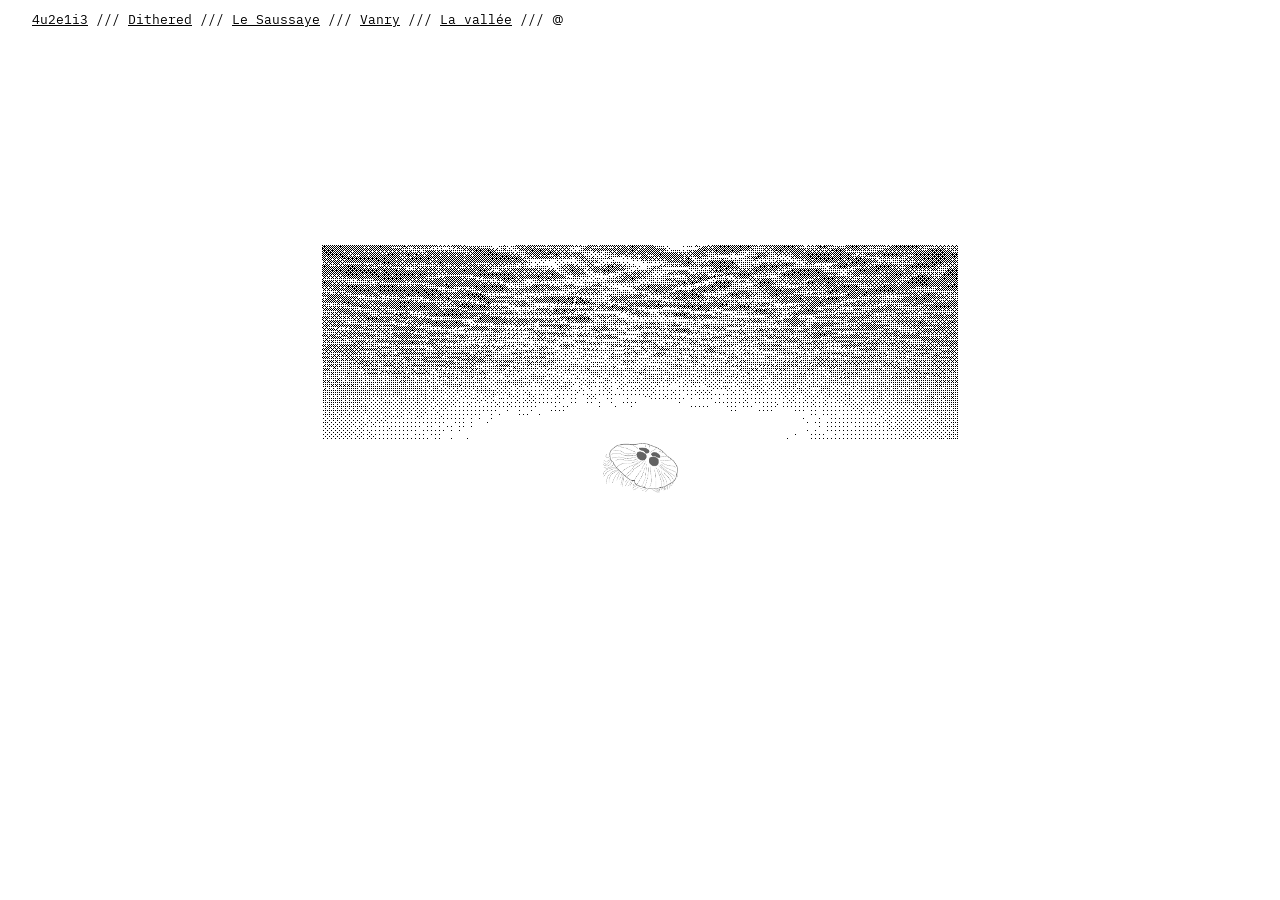
<file: index.html>
<!DOCTYPE html>
<html>
    <head>
        <title>4u2e1i3</title>
	<meta name="description" content=":^)" charset="utf-8" />
        <link rel="stylesheet" href="style.css" />
    </head>

     <body>
        <p>
            <nav id="menu">

	<div class="menu">

	    <a href="index.html">4u2e1i3</a> ///

  			<a href="dithered.html">Dithered</a> ///
  			<a href="saussaye.html">Le Saussaye</a> ///
  			<a href="vanry.html">Vanry</a> ///
  			<a href="vallee.html">La vallée</a> ///

				<a style="text-decoration: none;" href="mailto:aurelie_clnt@proton.me">@</a>

	</div>
</nav>        </p>

<div class="bodymargin">
    <p class="bodymarginTOP"><br><br><br><br><center>
	<img width="" src="imgs/home/surface.png"><br>
	<img width=75" src="imgs/home/aurita.png"><br>
 </center>
    </p>
</div>


    </body>
</html>
</file>
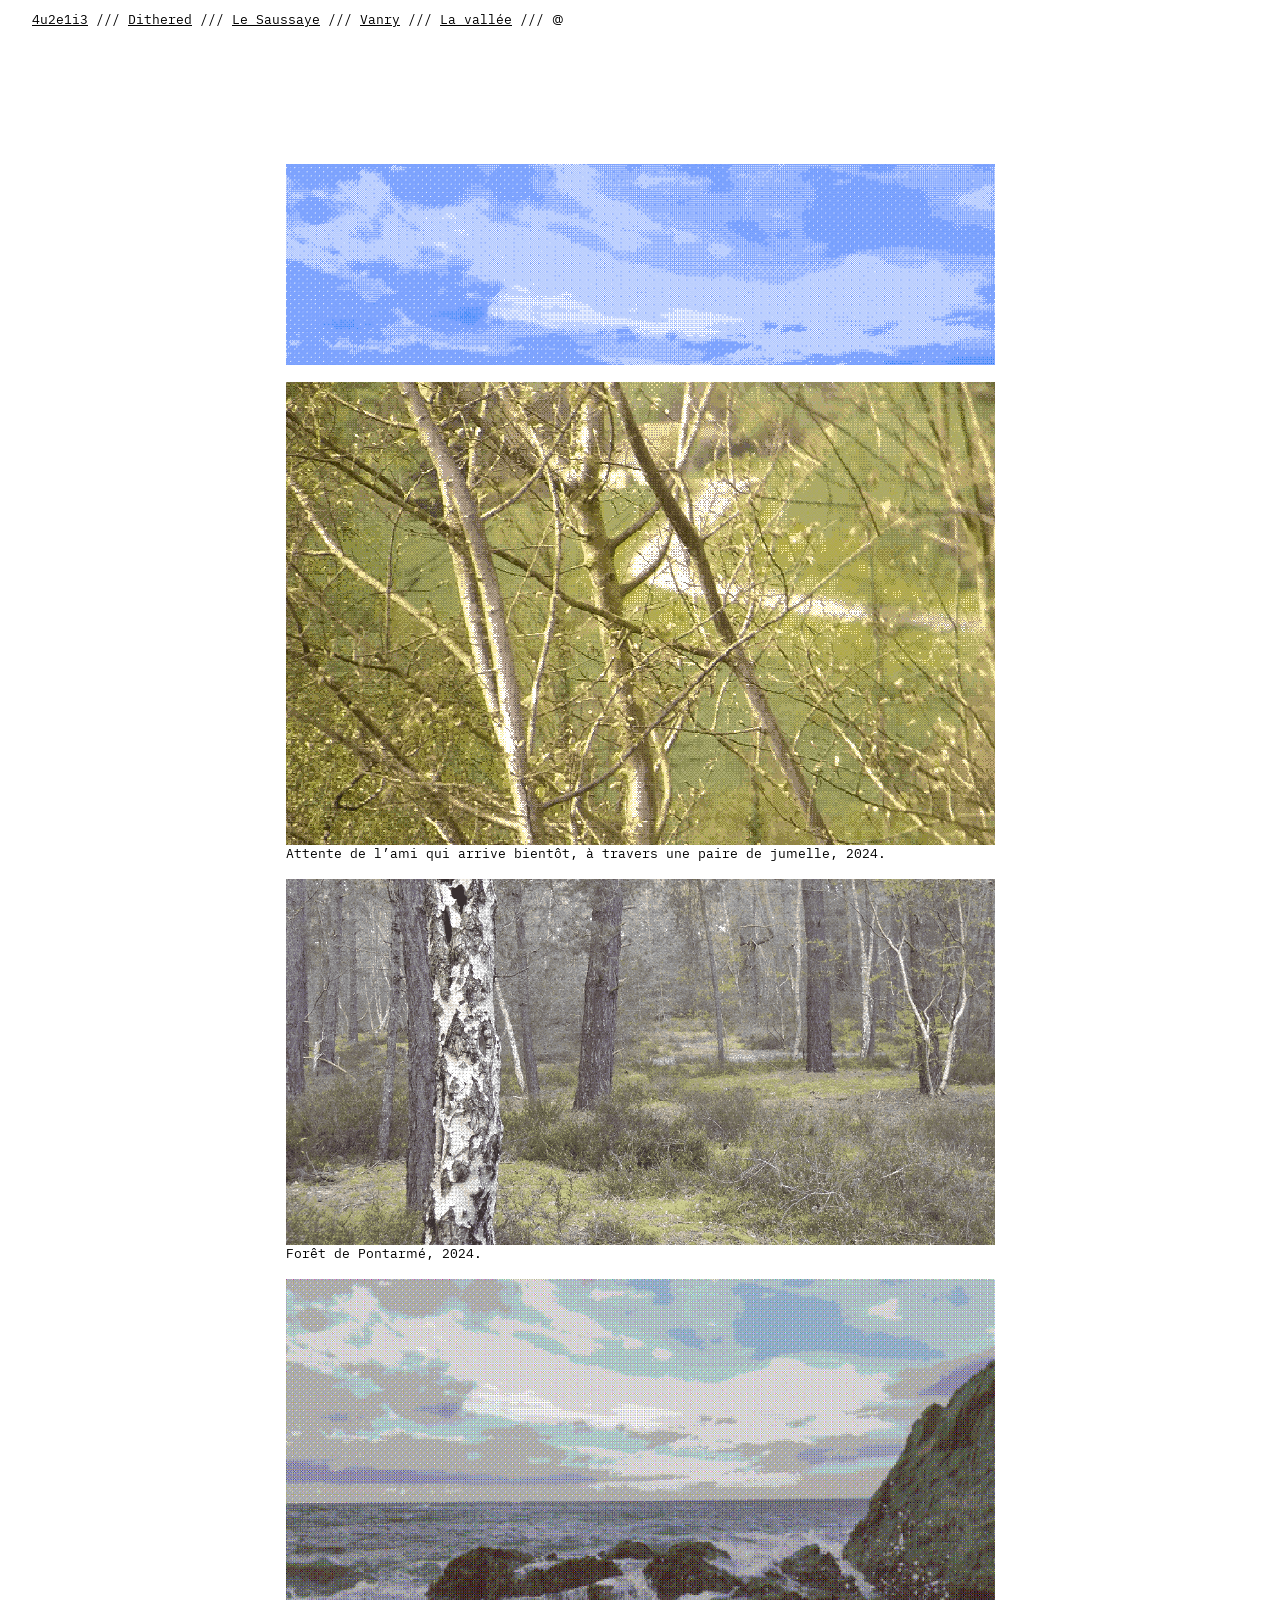
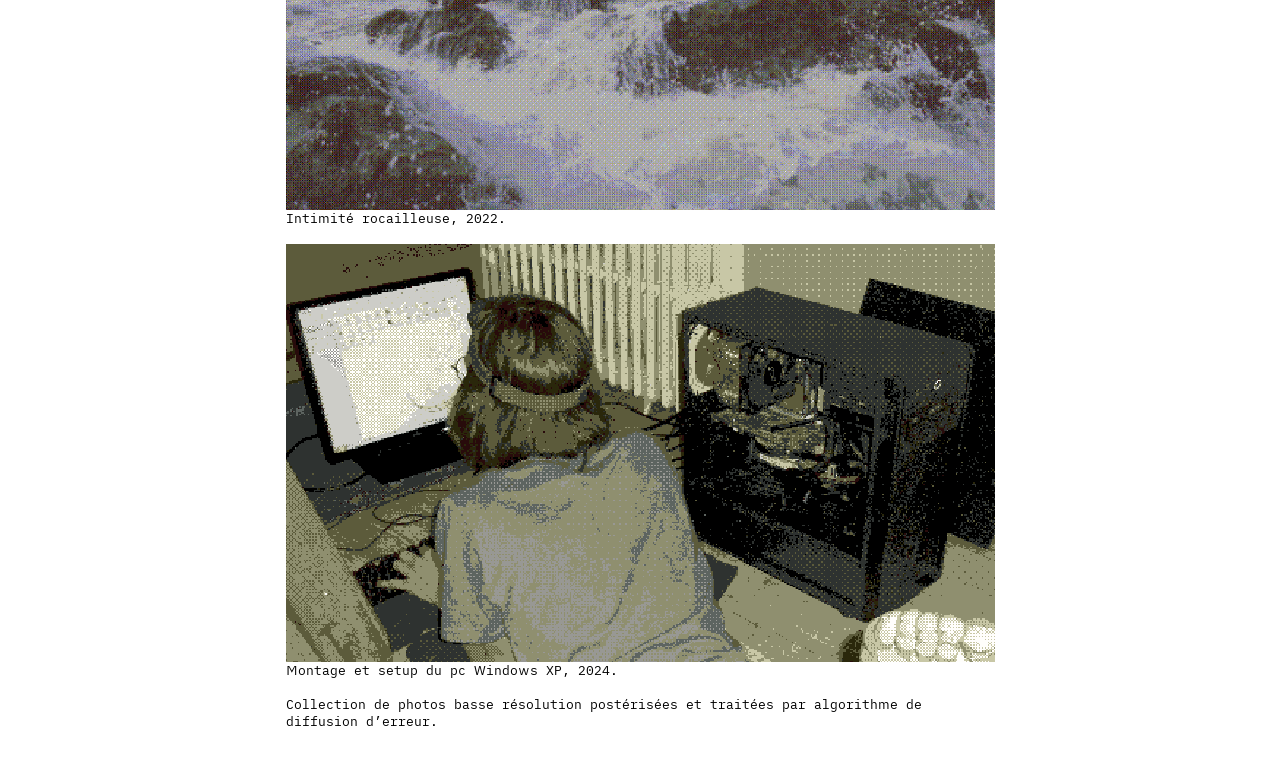
<file: dithered.html>
<!DOCTYPE html>
<html>
    <head>
        <title>Dithered</title>
        <meta name="description" content="Site d’Aurélie C." charset="utf-8" />
        <link rel="stylesheet" href="style.css" />
    </head>

     <body>
        <p>
            <nav id="menu">

	<div class="menu">

	    <a href="index.html">4u2e1i3</a> ///

  			<a href="dithered.html">Dithered</a> ///
  			<a href="saussaye.html">Le Saussaye</a> ///
  			<a href="vanry.html">Vanry</a> ///
  			<a href="vallee.html">La vallée</a> ///

				<a style="text-decoration: none;" href="mailto:aurelie_clnt@proton.me">@</a>

	</div>
</nav>        </p>

      <div class="bodymargin">

	    	<p>
                    <div><img class="bodymarginTOP" width="709" src="imgs/dithered/4.jpg" /></div><br>
		    <div><img class="bodymarginpx" width="709" src="imgs/dithered/5.png" /></div>
		    Attente de l’ami qui arrive bientôt, à travers une paire de jumelle, 2024.<br><br>
		    <div><img class="bodymargin" src="imgs/dithered/1.jpg" /></div>
		    Forêt de Pontarmé, 2024.<br><br>
		    <div><img class="bodymargin" src="imgs/dithered/2.jpg"/ ></div>
		    Intimité rocailleuse, 2022.<br><br>

		    <div><img width="709"class="bodymarginpx" src="imgs/dithered/3.png" /></div>
		    Montage et setup du pc Windows XP, 2024.<br><br>
		    Collection de photos basse résolution postérisées et traitées par algorithme de diffusion d’erreur.<br><br><br>
                </p>
      </div>

</body>
</file>
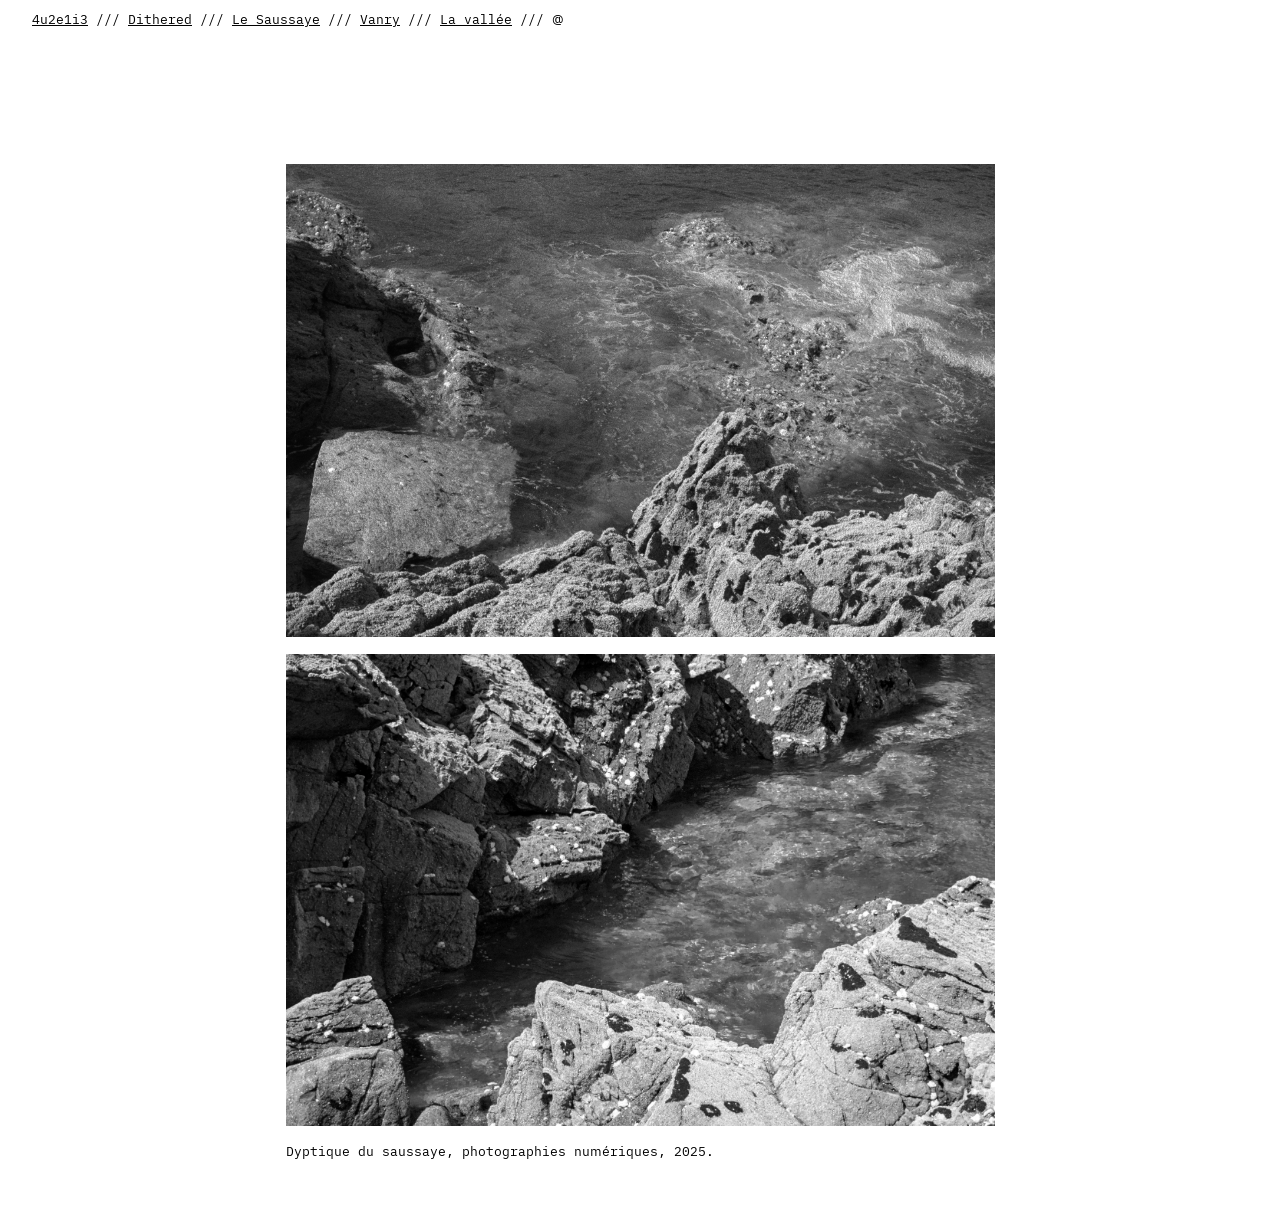
<file: saussaye.html>
<!DOCTYPE html>
<html>
    <head>
        <title>Le Saussaye</title>
        <meta name="description" content="Site d’Aurélie C." charset="utf-8" />
        <link rel="stylesheet" href="style.css" />
    </head>

     <body>
        <p>
            <nav id="menu">

	<div class="menu">

	    <a href="index.html">4u2e1i3</a> ///

  			<a href="dithered.html">Dithered</a> ///
  			<a href="saussaye.html">Le Saussaye</a> ///
  			<a href="vanry.html">Vanry</a> ///
  			<a href="vallee.html">La vallée</a> ///

				<a style="text-decoration: none;" href="mailto:aurelie_clnt@proton.me">@</a>

	</div>
</nav>        </p>

      <div class="bodymargin">

	    	<p>
                    <div><img class="bodymarginTOP" src="imgs/saussaye/1.webp" /></div><br>
                    <div><img class="bodymargin" src="imgs/saussaye/2.webp"/ ></div><br>
		    Dyptique du saussaye, photographies numériques, 2025.<br><br><br>
                </p>

</body>
</file>
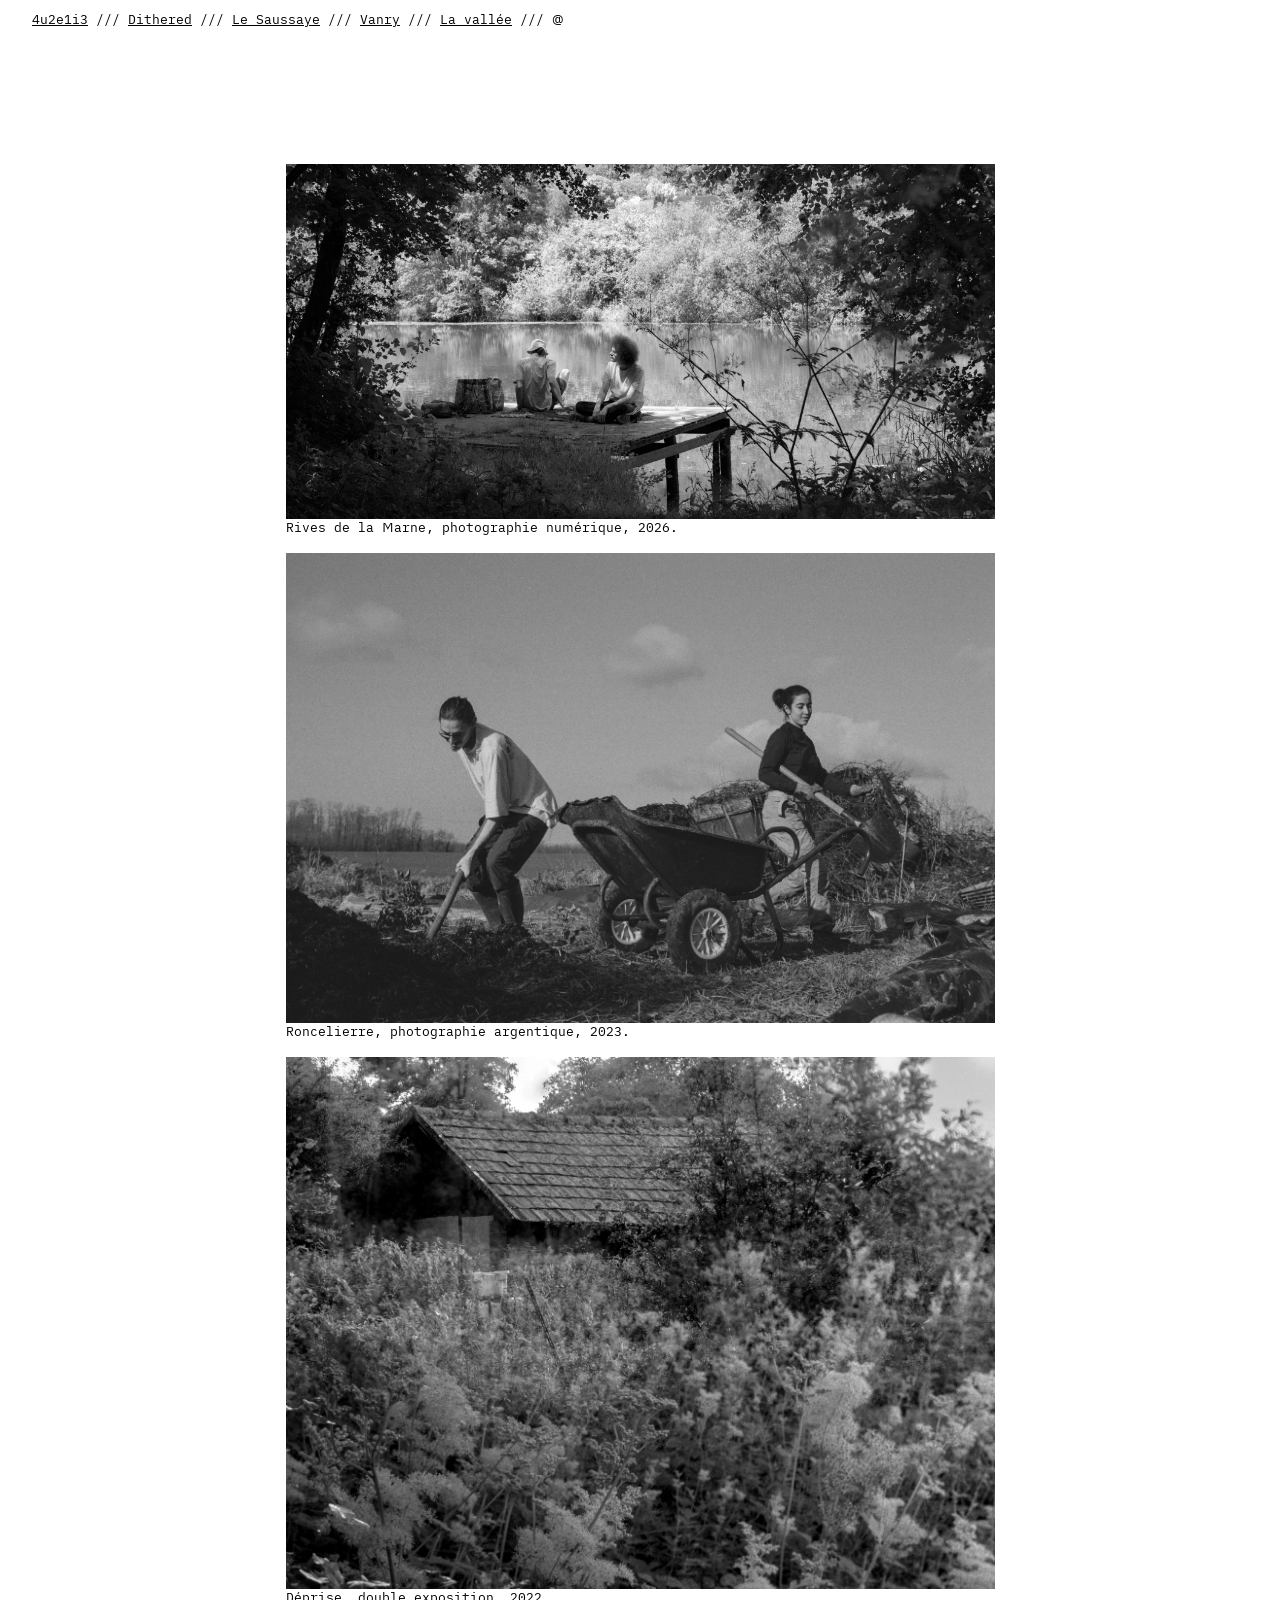
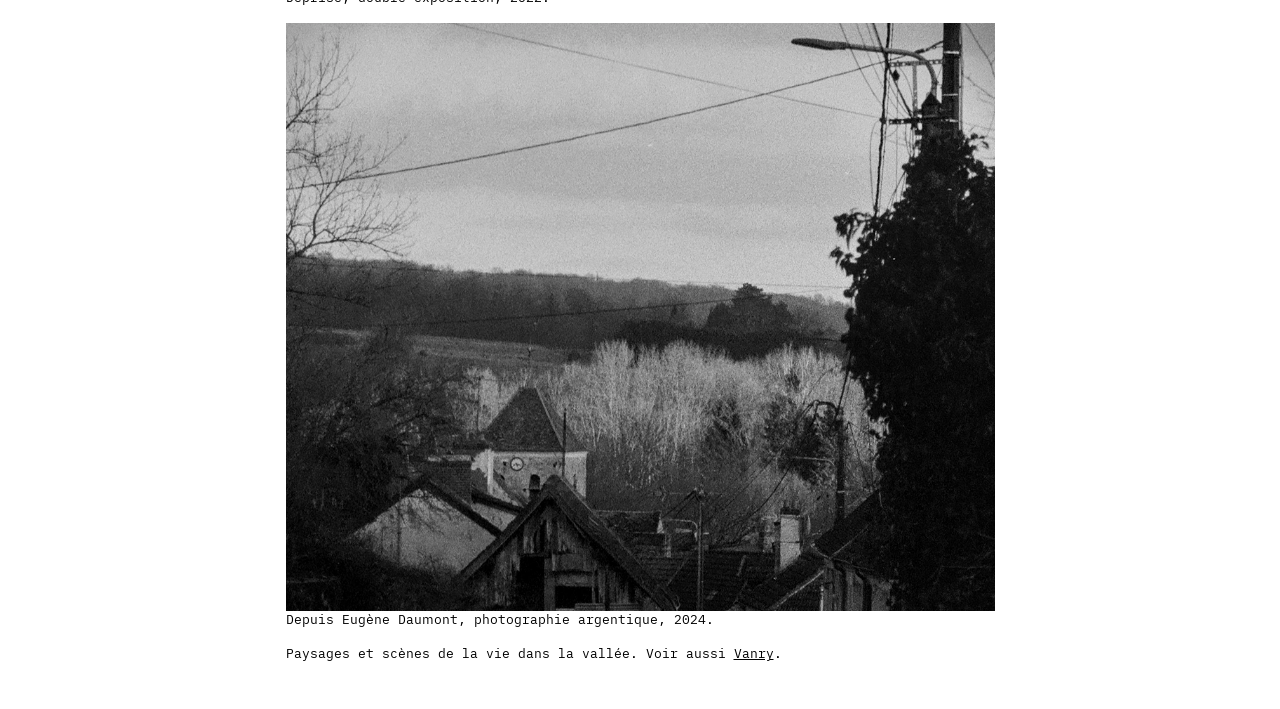
<file: vallee.html>
<!DOCTYPE html>
<html>
    <head>
        <title>La vallée</title>
        <meta name="description" content="Site d’Aurélie C." charset="utf-8" />
        <link rel="stylesheet" href="style.css" />
    </head>

     <body>
        <p>
            <nav id="menu">

	<div class="menu">

	    <a href="index.html">4u2e1i3</a> ///

  			<a href="dithered.html">Dithered</a> ///
  			<a href="saussaye.html">Le Saussaye</a> ///
  			<a href="vanry.html">Vanry</a> ///
  			<a href="vallee.html">La vallée</a> ///

				<a style="text-decoration: none;" href="mailto:aurelie_clnt@proton.me">@</a>

	</div>
</nav>        </p>

      <div class="bodymargin">

	    	<p>
                    <div><img class="bodymarginTOP" src="imgs/vallee/1.webp" /></div>
		    Rives de la Marne, photographie numérique, 2026.<br><br>
                    <div><img class="bodymargin" src="imgs/vallee/2.webp"/ ></div>
		    Roncelierre, photographie argentique, 2023.<br><br>
                    <div><img class="bodymargin" src="imgs/vallee/3.webp" /></div>
		    Déprise, double exposition, 2022.<br><br>
		    <div><img class="bodymargin" src="imgs/vallee/4.webp" /></div>
		    Depuis Eugène Daumont, photographie argentique, 2024.<br><br>
		    Paysages et scènes de la vie dans la vallée. Voir aussi <a href="vanry.html">Vanry</a>. <br><br><br>
                </p>

</body>
</file>
<file: style.css>
@font-face {
  font-family: "iA Writer Duo";
  src: url('fonts/iAWriterDuoS-Regular.woff2') format('woff2');
  font-weight: normal;
  font-style: normal;
}
@font-face {
  font-family: 'iA Writer Duo';
  src: url('fonts/iAWriterDuoS-Italic.woff2') format('woff2');
  font-weight: normal;
  font-style: italic;
}

.menu
{
    font-family: "iA Writer Duo";
    line-height: 150%;
    margin-left: 12px;
    margin-right: 12px;
    float: left;
    font-size: 13px;
    text-decoration: none;
    position: fixed;
    top: 0;
    left: 0;
    padding: 10px 20px;
    z-index: 1000;

}


a:link {color:black;}
a:visited {color:black;}
a:hover {color:#0000EE;}
h1 { font-weight: normal;}
h2 { font-weight: normal;}
h3 { font-weight: normal;}
h4 { font-weight: normal;}


.body

{
    font-family: "iA Writer Duo";
    font-size: 13px;
    display: block;
    max-width: 1064px;
    margin-left: auto;
    margin-right: auto
}

.bodymargin

{
    font-family: "iA Writer Duo";
    font-size: 13px;
    display: block;
    max-width: 709px;
    margin-left: auto;
    margin-right: auto;
}

.bodymarginTOP

{
    font-family: "iA Writer Duo";
    font-size: 13px;
    display: block;
    max-width: 709px;
    margin-left: auto;
    margin-right: auto;
    margin-top: calc(190px - 2vw);
}

.home {
  font-family: "iA Writer Duo";
  font-size: 13px;
  margin-top: 60px;
  padding: 40px 40px;
  display: flex;
}

.home > * {
  margin-right: 0px;
  margin-left: 0px;
  margin-top: 0px;
  margin-bottom: 0px;
  padding-top: 20px;
  padding-bottom: 20px;
  padding-left: 0px;
  padding-right: 0px;
  flex: 1;
}

.bodymarginpx

{
    font-family: "iA Writer Duo";
    font-size: 13px;
    display: block;
    max-width: 709px;
    margin-left: auto;
    margin-right: auto;
    image-rendering:optimizeSpeed;             /* Legal fallback */
    image-rendering:-moz-crisp-edges;          /* Firefox        */
    image-rendering:-o-crisp-edges;            /* Opera          */
    image-rendering:-webkit-optimize-contrast; /* Safari         */
    image-rendering:optimize-contrast;         /* CSS3 Proposed  */
    image-rendering:crisp-edges;               /* CSS4 Proposed  */
    image-rendering:pixelated;                 /* CSS4 Proposed  */
    -ms-interpolation-mode:nearest-neighbor;   /* IE8+           */
}

.bodymarginTOPpx

{
    font-family: "iA Writer Duo";
    font-size: 13px;
    display: block;
    max-width: 709px;
    margin-left: auto;
    margin-right: auto;
    margin-top: calc(190px - 2vw);
    image-rendering:optimizeSpeed;             /* Legal fallback */
    image-rendering:-moz-crisp-edges;          /* Firefox        */
    image-rendering:-o-crisp-edges;            /* Opera          */
    image-rendering:-webkit-optimize-contrast; /* Safari         */
    image-rendering:optimize-contrast;         /* CSS3 Proposed  */
    image-rendering:crisp-edges;               /* CSS4 Proposed  */
    image-rendering:pixelated;                 /* CSS4 Proposed  */
    -ms-interpolation-mode:nearest-neighbor;   /* IE8+           */
}
</file>
